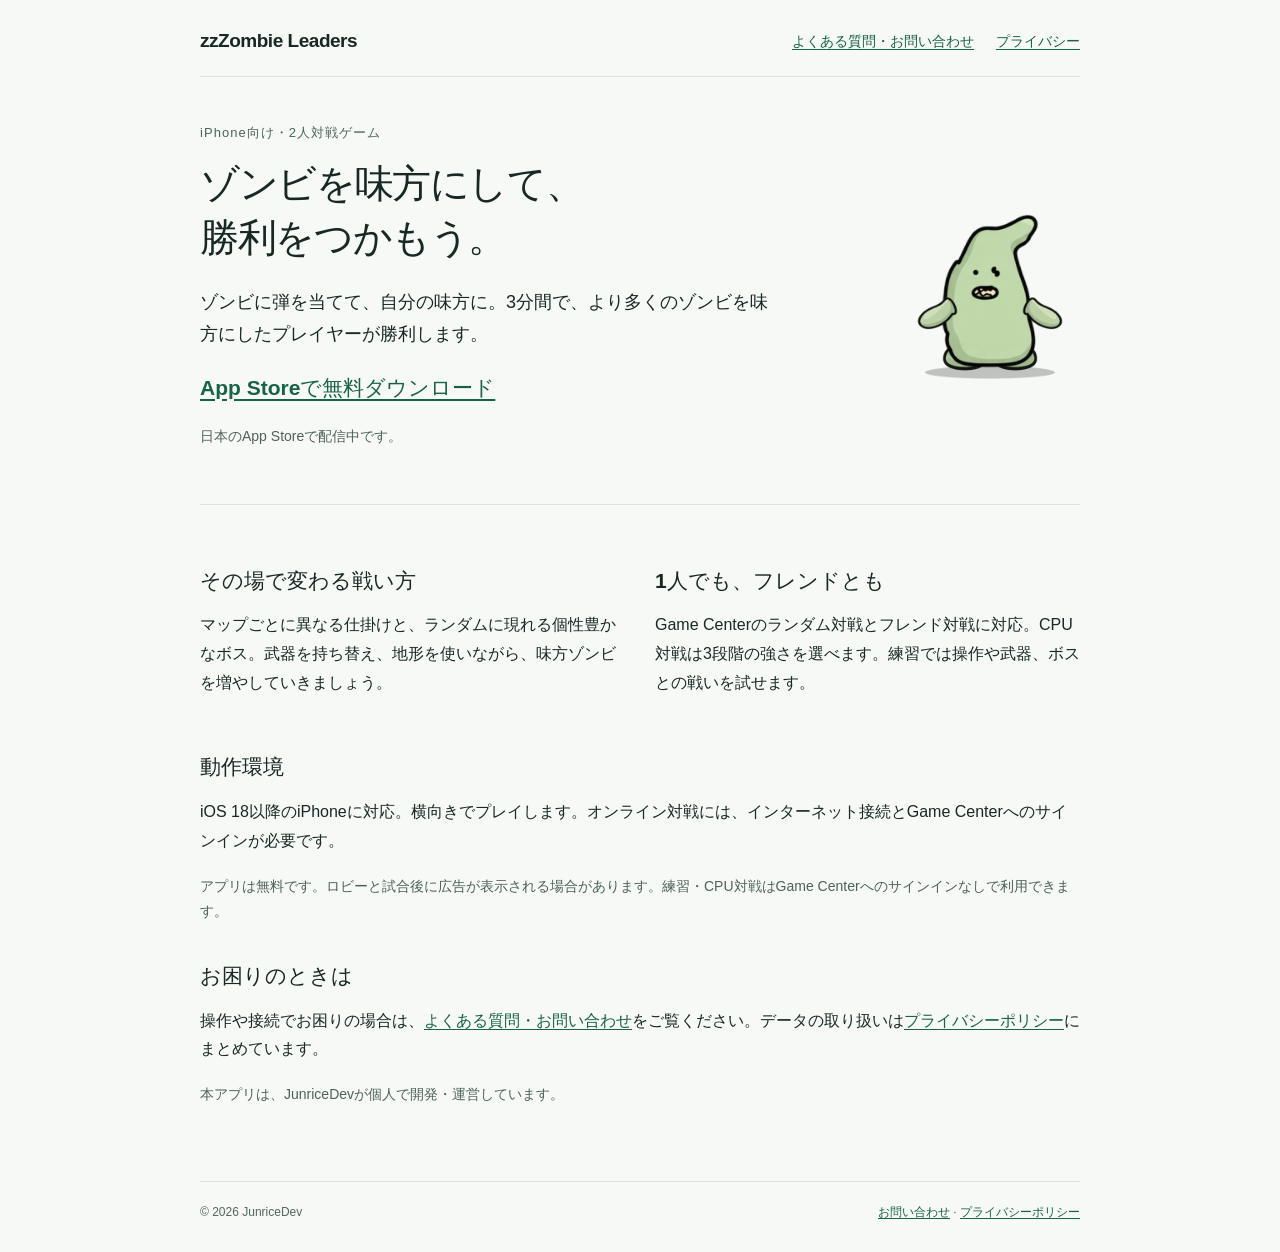
<file: index.html>
<!doctype html>
<html lang="ja"><head><meta charset="utf-8"><meta name="viewport" content="width=device-width, initial-scale=1"><meta name="description" content="zzZombie Leadersは、ゾンビを味方にして競うiPhone向けの2人対戦ゲームです。サポートとプライバシー情報をご案内します。"><meta http-equiv="Content-Security-Policy" content="default-src 'none'; img-src 'self'; style-src 'self'; base-uri 'none'; form-action 'none'"><title>zzZombie Leaders</title><link rel="stylesheet" href="site.css"><link rel="icon" href="assets/zombie.png" type="image/png"></head>
<body><a class="skip" href="#main">本文へ</a><header><a class="brand" href="./">zzZombie Leaders</a><nav aria-label="メインナビゲーション"><a href="support/">よくある質問・お問い合わせ</a><a href="privacy/">プライバシー</a></nav></header>
<main id="main"><div class="hero"><div><p class="kicker">iPhone向け・2人対戦ゲーム</p><h1>ゾンビを味方にして、<br>勝利をつかもう。</h1><p class="lead">ゾンビに弾を当てて、自分の味方に。3分間で、より多くのゾンビを味方にしたプレイヤーが勝利します。</p><p class="contact"><a href="https://apps.apple.com/jp/app/zzzombie-leaders/id6821562170">App Storeで無料ダウンロード</a></p><p class="note">日本のApp Storeで配信中です。</p></div><img src="assets/zombie.png" width="384" height="432" alt="緑色の通常ゾンビ"></div>
<div class="features"><section><h2>その場で変わる戦い方</h2><p>マップごとに異なる仕掛けと、ランダムに現れる個性豊かなボス。武器を持ち替え、地形を使いながら、味方ゾンビを増やしていきましょう。</p></section><section><h2>1人でも、フレンドとも</h2><p>Game Centerのランダム対戦とフレンド対戦に対応。CPU対戦は3段階の強さを選べます。練習では操作や武器、ボスとの戦いを試せます。</p></section></div>
<section><h2>動作環境</h2><p>iOS 18以降のiPhoneに対応。横向きでプレイします。オンライン対戦には、インターネット接続とGame Centerへのサインインが必要です。</p><p class="note">アプリは無料です。ロビーと試合後に広告が表示される場合があります。練習・CPU対戦はGame Centerへのサインインなしで利用できます。</p></section>
<section><h2>お困りのときは</h2><p>操作や接続でお困りの場合は、<a href="support/">よくある質問・お問い合わせ</a>をご覧ください。データの取り扱いは<a href="privacy/">プライバシーポリシー</a>にまとめています。</p><p class="note">本アプリは、JunriceDevが個人で開発・運営しています。</p></section></main>
<footer><p>© 2026 JunriceDev</p><p><a href="support/">お問い合わせ</a> · <a href="privacy/">プライバシーポリシー</a></p></footer></body></html>
</file>
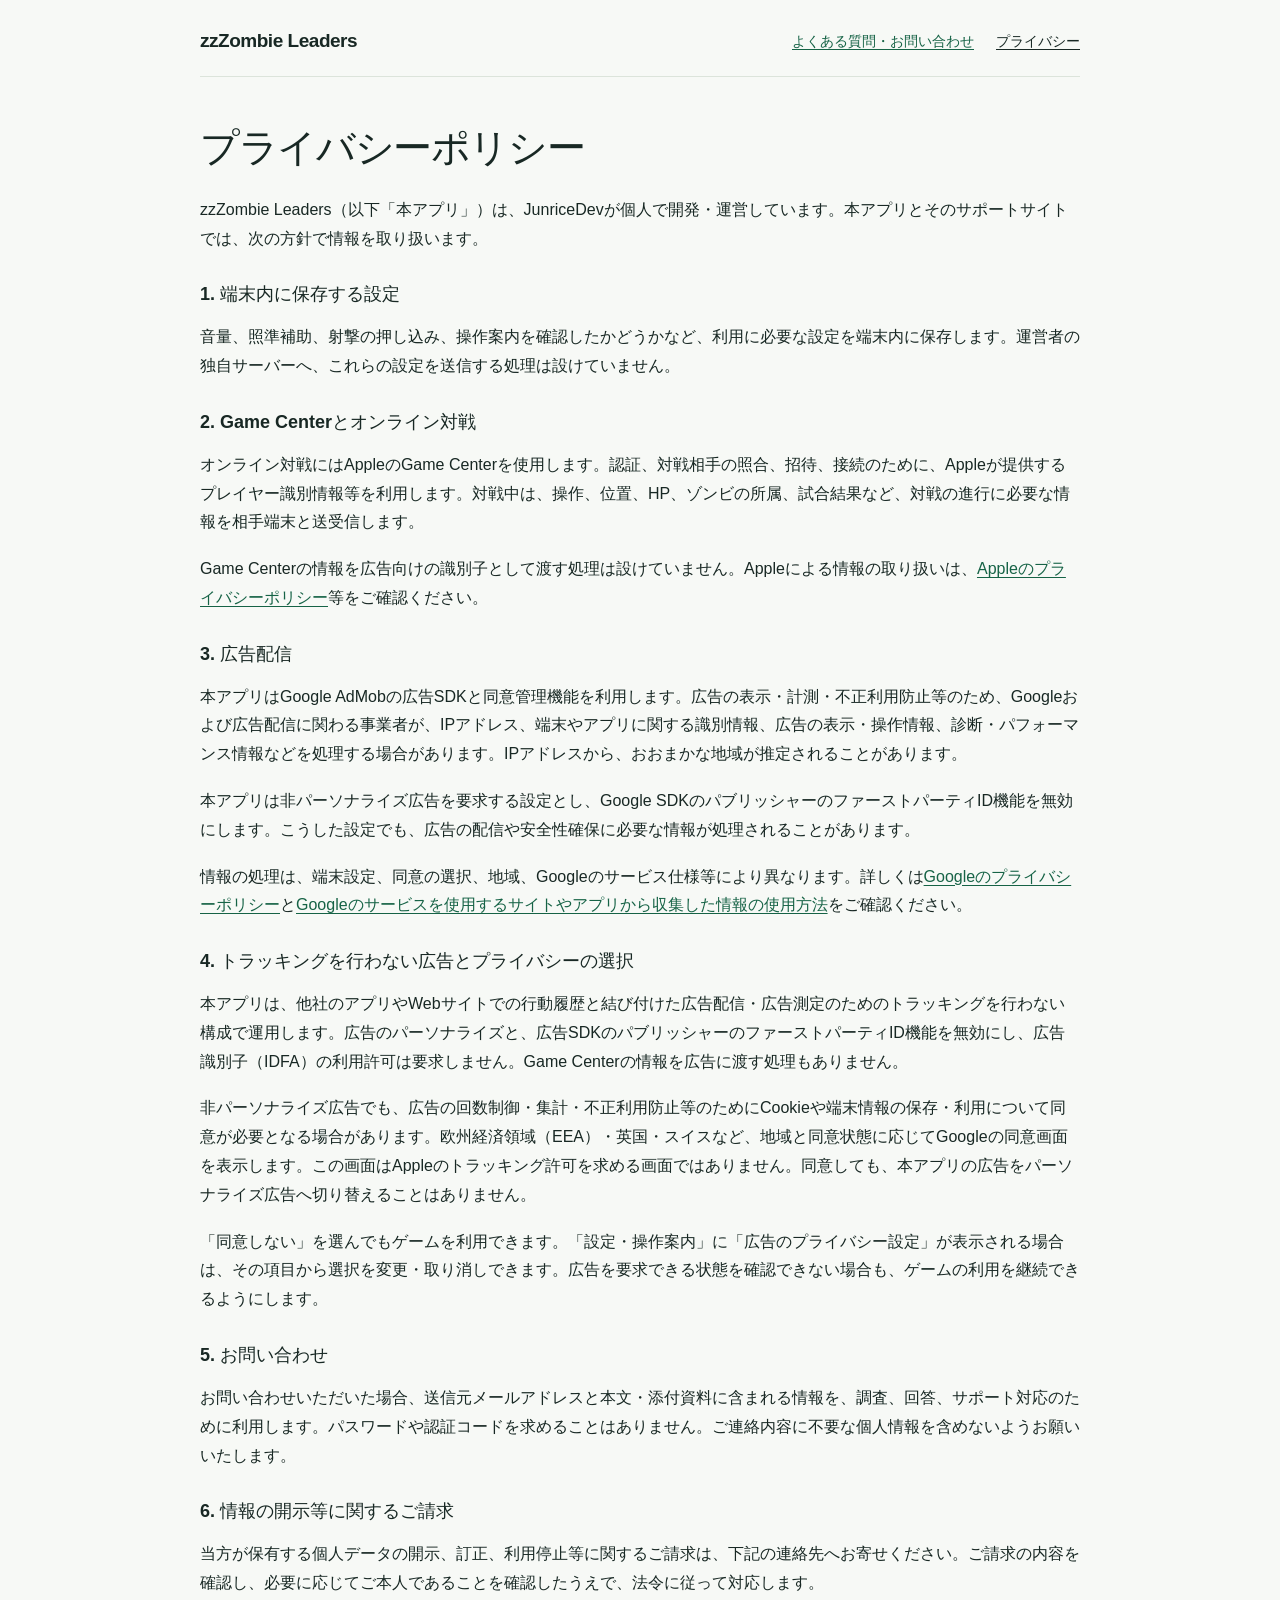
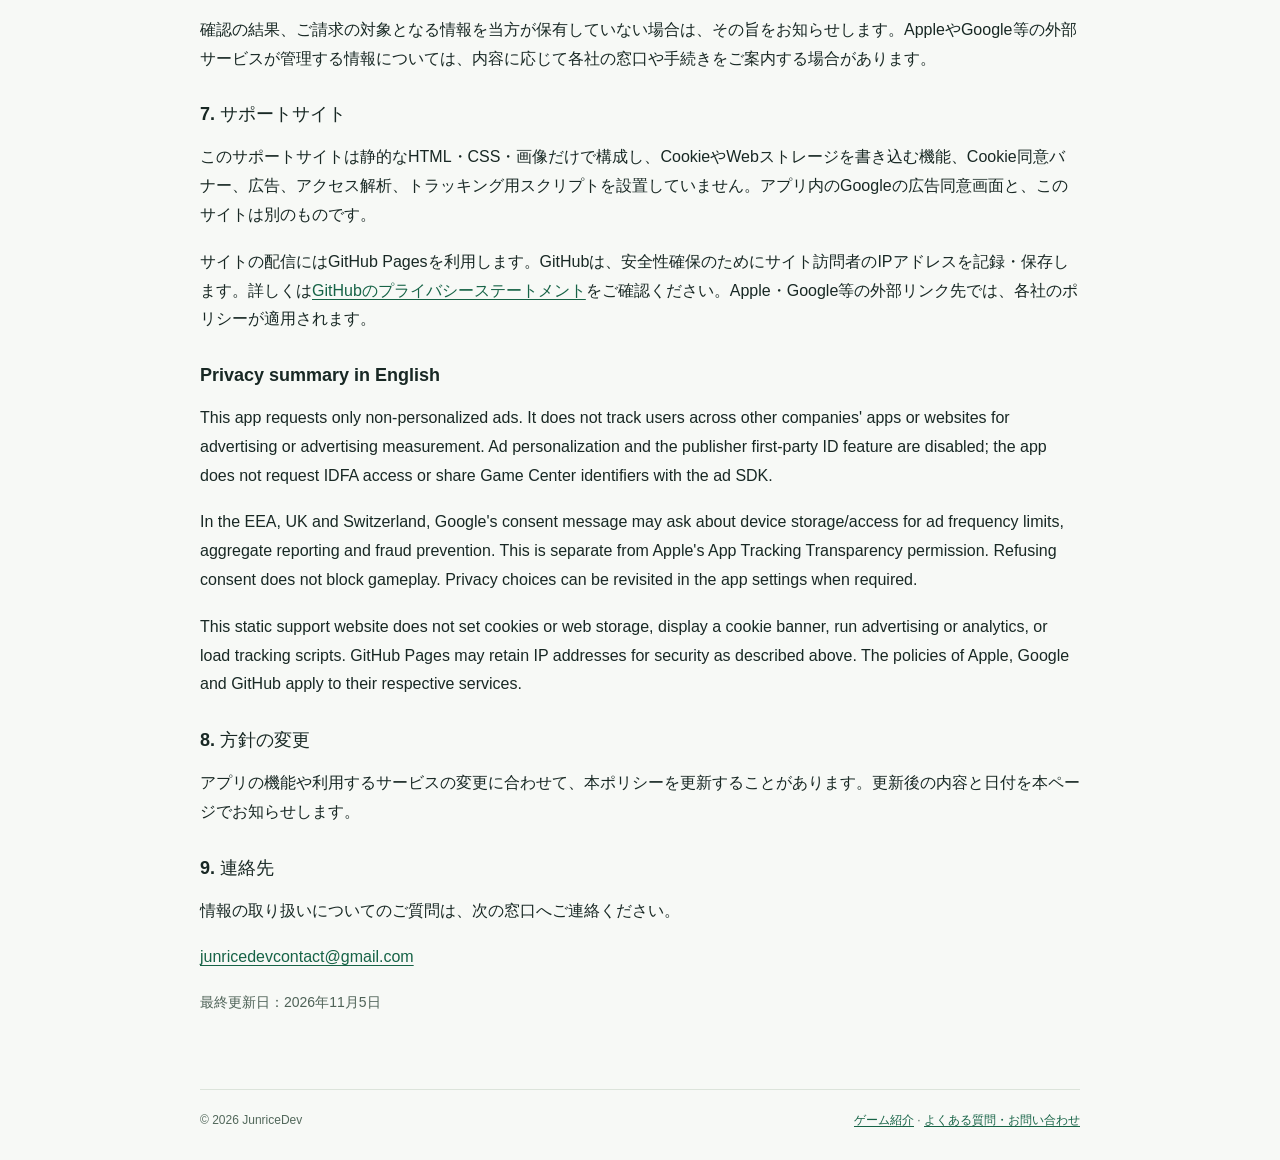
<file: privacy/index.html>
<!doctype html>
<html lang="ja"><head><meta charset="utf-8"><meta name="viewport" content="width=device-width, initial-scale=1"><meta http-equiv="Content-Security-Policy" content="default-src 'none'; img-src 'self'; style-src 'self'; base-uri 'none'; form-action 'none'"><title>プライバシーポリシー | zzZombie Leaders</title><link rel="stylesheet" href="../site.css"><link rel="icon" href="../assets/zombie.png" type="image/png"></head>
<body><a class="skip" href="#main">本文へ</a><header><a class="brand" href="../">zzZombie Leaders</a><nav aria-label="メインナビゲーション"><a href="../support/">よくある質問・お問い合わせ</a><a href="./" aria-current="page">プライバシー</a></nav></header>
<main id="main" class="policy"><h1>プライバシーポリシー</h1><p>zzZombie Leaders（以下「本アプリ」）は、JunriceDevが個人で開発・運営しています。本アプリとそのサポートサイトでは、次の方針で情報を取り扱います。</p>
<section><h2>1. 端末内に保存する設定</h2><p>音量、照準補助、射撃の押し込み、操作案内を確認したかどうかなど、利用に必要な設定を端末内に保存します。運営者の独自サーバーへ、これらの設定を送信する処理は設けていません。</p></section>
<section><h2>2. Game Centerとオンライン対戦</h2><p>オンライン対戦にはAppleのGame Centerを使用します。認証、対戦相手の照合、招待、接続のために、Appleが提供するプレイヤー識別情報等を利用します。対戦中は、操作、位置、HP、ゾンビの所属、試合結果など、対戦の進行に必要な情報を相手端末と送受信します。</p><p>Game Centerの情報を広告向けの識別子として渡す処理は設けていません。Appleによる情報の取り扱いは、<a href="https://www.apple.com/legal/privacy/">Appleのプライバシーポリシー</a>等をご確認ください。</p></section>
<section><h2>3. 広告配信</h2><p>本アプリはGoogle AdMobの広告SDKと同意管理機能を利用します。広告の表示・計測・不正利用防止等のため、Googleおよび広告配信に関わる事業者が、IPアドレス、端末やアプリに関する識別情報、広告の表示・操作情報、診断・パフォーマンス情報などを処理する場合があります。IPアドレスから、おおまかな地域が推定されることがあります。</p><p>本アプリは非パーソナライズ広告を要求する設定とし、Google SDKのパブリッシャーのファーストパーティID機能を無効にします。こうした設定でも、広告の配信や安全性確保に必要な情報が処理されることがあります。</p><p>情報の処理は、端末設定、同意の選択、地域、Googleのサービス仕様等により異なります。詳しくは<a href="https://policies.google.com/privacy?hl=ja">Googleのプライバシーポリシー</a>と<a href="https://policies.google.com/technologies/partner-sites?hl=ja">Googleのサービスを使用するサイトやアプリから収集した情報の使用方法</a>をご確認ください。</p></section>
<section><h2>4. トラッキングを行わない広告とプライバシーの選択</h2><p>本アプリは、他社のアプリやWebサイトでの行動履歴と結び付けた広告配信・広告測定のためのトラッキングを行わない構成で運用します。広告のパーソナライズと、広告SDKのパブリッシャーのファーストパーティID機能を無効にし、広告識別子（IDFA）の利用許可は要求しません。Game Centerの情報を広告に渡す処理もありません。</p><p>非パーソナライズ広告でも、広告の回数制御・集計・不正利用防止等のためにCookieや端末情報の保存・利用について同意が必要となる場合があります。欧州経済領域（EEA）・英国・スイスなど、地域と同意状態に応じてGoogleの同意画面を表示します。この画面はAppleのトラッキング許可を求める画面ではありません。同意しても、本アプリの広告をパーソナライズ広告へ切り替えることはありません。</p><p>「同意しない」を選んでもゲームを利用できます。「設定・操作案内」に「広告のプライバシー設定」が表示される場合は、その項目から選択を変更・取り消しできます。広告を要求できる状態を確認できない場合も、ゲームの利用を継続できるようにします。</p></section>
<section><h2>5. お問い合わせ</h2><p>お問い合わせいただいた場合、送信元メールアドレスと本文・添付資料に含まれる情報を、調査、回答、サポート対応のために利用します。パスワードや認証コードを求めることはありません。ご連絡内容に不要な個人情報を含めないようお願いいたします。</p></section>
<section id="requests"><h2>6. 情報の開示等に関するご請求</h2><p>当方が保有する個人データの開示、訂正、利用停止等に関するご請求は、下記の連絡先へお寄せください。ご請求の内容を確認し、必要に応じてご本人であることを確認したうえで、法令に従って対応します。</p><p>確認の結果、ご請求の対象となる情報を当方が保有していない場合は、その旨をお知らせします。AppleやGoogle等の外部サービスが管理する情報については、内容に応じて各社の窓口や手続きをご案内する場合があります。</p></section>
<section><h2>7. サポートサイト</h2><p>このサポートサイトは静的なHTML・CSS・画像だけで構成し、CookieやWebストレージを書き込む機能、Cookie同意バナー、広告、アクセス解析、トラッキング用スクリプトを設置していません。アプリ内のGoogleの広告同意画面と、このサイトは別のものです。</p><p>サイトの配信にはGitHub Pagesを利用します。GitHubは、安全性確保のためにサイト訪問者のIPアドレスを記録・保存します。詳しくは<a href="https://docs.github.com/en/site-policy/privacy-policies/github-general-privacy-statement">GitHubのプライバシーステートメント</a>をご確認ください。Apple・Google等の外部リンク先では、各社のポリシーが適用されます。</p></section>
<section lang="en"><h2>Privacy summary in English</h2><p>This app requests only non-personalized ads. It does not track users across other companies' apps or websites for advertising or advertising measurement. Ad personalization and the publisher first-party ID feature are disabled; the app does not request IDFA access or share Game Center identifiers with the ad SDK.</p><p>In the EEA, UK and Switzerland, Google's consent message may ask about device storage/access for ad frequency limits, aggregate reporting and fraud prevention. This is separate from Apple's App Tracking Transparency permission. Refusing consent does not block gameplay. Privacy choices can be revisited in the app settings when required.</p><p>This static support website does not set cookies or web storage, display a cookie banner, run advertising or analytics, or load tracking scripts. GitHub Pages may retain IP addresses for security as described above. The policies of Apple, Google and GitHub apply to their respective services.</p></section>
<section><h2>8. 方針の変更</h2><p>アプリの機能や利用するサービスの変更に合わせて、本ポリシーを更新することがあります。更新後の内容と日付を本ページでお知らせします。</p></section>
<section><h2>9. 連絡先</h2><p>情報の取り扱いについてのご質問は、次の窓口へご連絡ください。</p><p><a href="mailto:junricedevcontact@gmail.com">junricedevcontact@gmail.com</a></p><p class="note">最終更新日：2026年11月5日</p></section></main>
<footer><p>© 2026 JunriceDev</p><p><a href="../">ゲーム紹介</a> · <a href="../support/">よくある質問・お問い合わせ</a></p></footer></body></html>
</file>
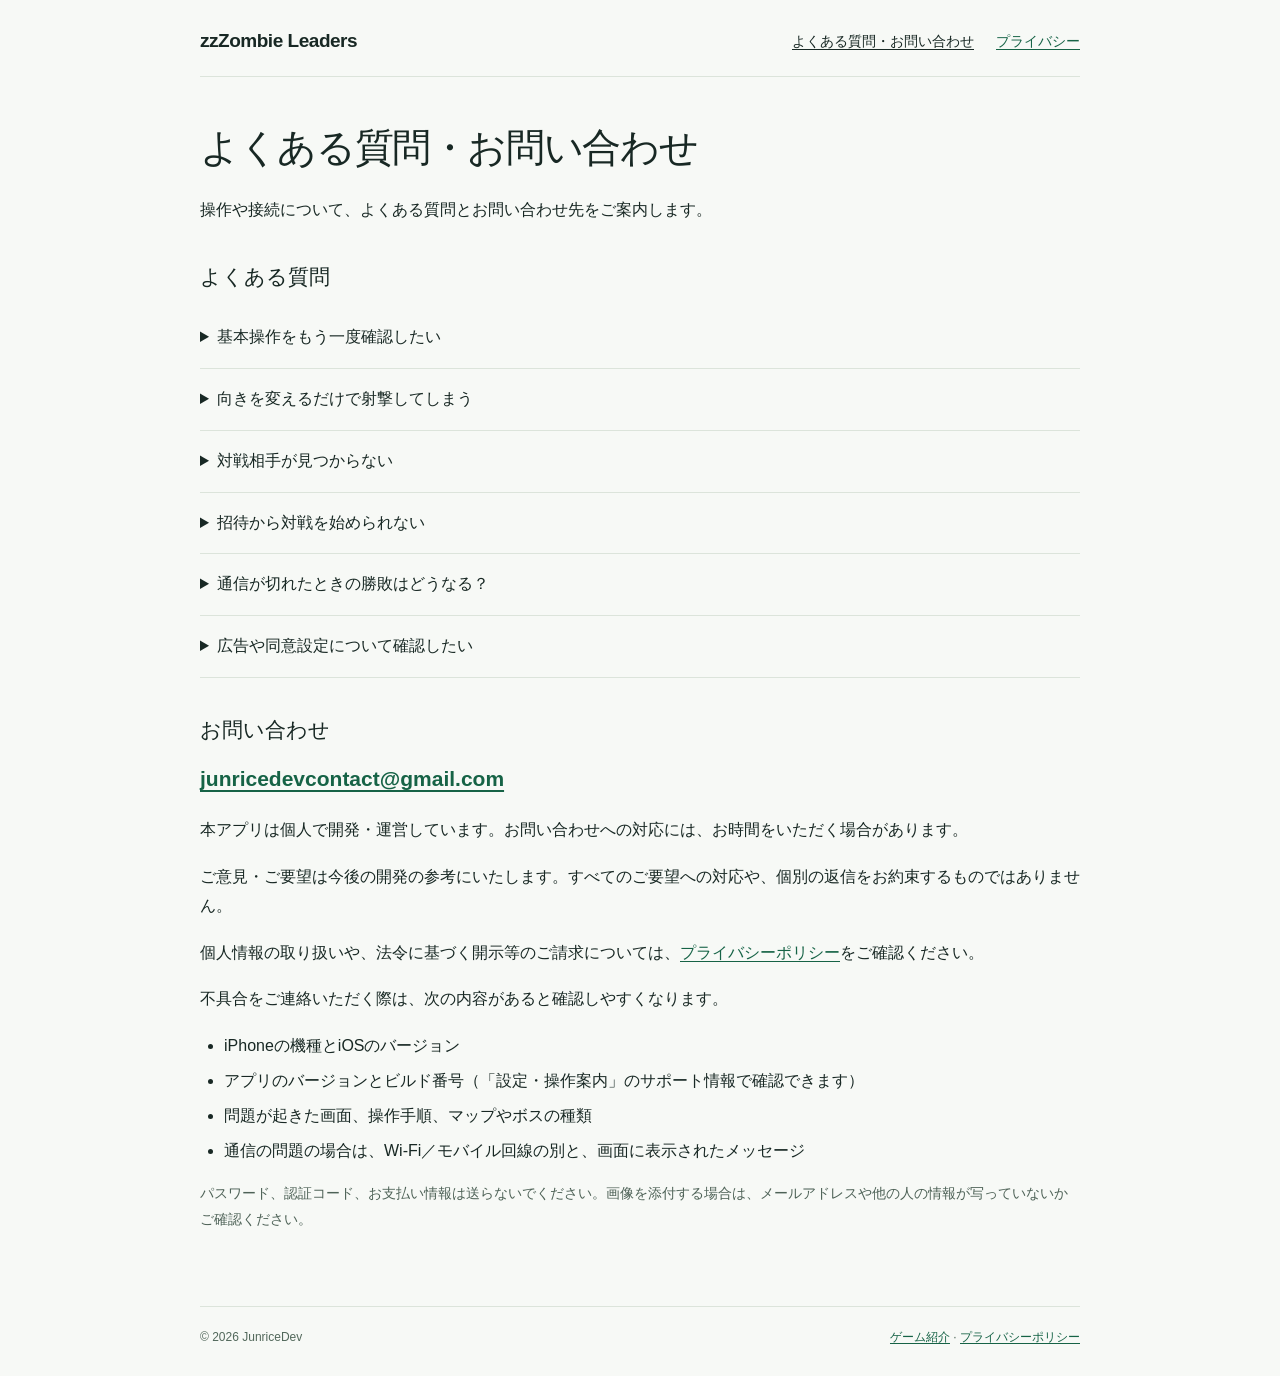
<file: support/index.html>
<!doctype html>
<html lang="ja"><head><meta charset="utf-8"><meta name="viewport" content="width=device-width, initial-scale=1"><meta http-equiv="Content-Security-Policy" content="default-src 'none'; img-src 'self'; style-src 'self'; base-uri 'none'; form-action 'none'"><title>よくある質問・お問い合わせ | zzZombie Leaders</title><link rel="stylesheet" href="../site.css"><link rel="icon" href="../assets/zombie.png" type="image/png"></head>
<body><a class="skip" href="#main">本文へ</a><header><a class="brand" href="../">zzZombie Leaders</a><nav aria-label="メインナビゲーション"><a href="./" aria-current="page">よくある質問・お問い合わせ</a><a href="../privacy/">プライバシー</a></nav></header>
<main id="main"><h1>よくある質問・お問い合わせ</h1><p>操作や接続について、よくある質問とお問い合わせ先をご案内します。</p>
<section><h2>よくある質問</h2><details><summary>基本操作をもう一度確認したい</summary><p>メイン画面の「設定・操作案内」から「操作案内をやり直す」を選んでください。左スティックで移動、右スティックで照準を調整し、深く倒すと射撃します。武器ボタンで持ち替え、Rでリロードできます。</p></details>
<details><summary>向きを変えるだけで射撃してしまう</summary><p>「設定・操作案内」の「射撃の押し込み」で、より深い設定を選んでください。設定は次回起動後も引き継ぎます。</p></details>
<details><summary>対戦相手が見つからない</summary><p>両端末がGame Centerへサインインしていることと、アプリが同じ公開版に更新されていることをご確認ください。ランダム対戦は、条件の合う相手が待機している必要があります。見つからない場合は時間をおいて再試行するか、CPU対戦をご利用ください。</p></details>
<details><summary>招待から対戦を始められない</summary><p>両方の端末でアプリを起動し、メイン画面へ戻ってから新しい招待を送ってください。古い試合の招待は使わず、フレンド対戦から再度お試しください。改善しない場合は、端末とOS、アプリのバージョンを添えてお問い合わせください。</p></details>
<details><summary>通信が切れたときの勝敗はどうなる？</summary><p>一時的な切断では復帰を待ちます。復帰できない場合は試合を中断し、確認できない勝敗は確定しません。明示的に「降参」を選んだ場合は負けになります。</p></details>
<details><summary>広告や同意設定について確認したい</summary><p>広告はロビーと正常終了した試合の後に表示される場合があります。対戦中・練習中には表示しません。本アプリは非パーソナライズ広告のみを要求し、他社のアプリやWebサイトを横断したトラッキングを行わない構成です。Googleの同意画面にCookie等の説明があるのは、広告の回数制御・集計・不正利用防止等に必要な端末情報の保存・利用について選択するためです。同意しなくてもゲームを利用できます。「設定・操作案内」に広告のプライバシー設定が表示される場合は、そこから選択を変更・取り消しできます。データの取り扱いは<a href="../privacy/">プライバシーポリシー</a>をご覧ください。</p></details></section>
<section><h2>お問い合わせ</h2><p class="contact"><a href="mailto:junricedevcontact@gmail.com">junricedevcontact@gmail.com</a></p><p>本アプリは個人で開発・運営しています。お問い合わせへの対応には、お時間をいただく場合があります。</p><p>ご意見・ご要望は今後の開発の参考にいたします。すべてのご要望への対応や、個別の返信をお約束するものではありません。</p><p>個人情報の取り扱いや、法令に基づく開示等のご請求については、<a href="../privacy/#requests">プライバシーポリシー</a>をご確認ください。</p><p>不具合をご連絡いただく際は、次の内容があると確認しやすくなります。</p><ul><li>iPhoneの機種とiOSのバージョン</li><li>アプリのバージョンとビルド番号（「設定・操作案内」のサポート情報で確認できます）</li><li>問題が起きた画面、操作手順、マップやボスの種類</li><li>通信の問題の場合は、Wi-Fi／モバイル回線の別と、画面に表示されたメッセージ</li></ul><p class="note">パスワード、認証コード、お支払い情報は送らないでください。画像を添付する場合は、メールアドレスや他の人の情報が写っていないかご確認ください。</p></section></main>
<footer><p>© 2026 JunriceDev</p><p><a href="../">ゲーム紹介</a> · <a href="../privacy/">プライバシーポリシー</a></p></footer></body></html>
</file>
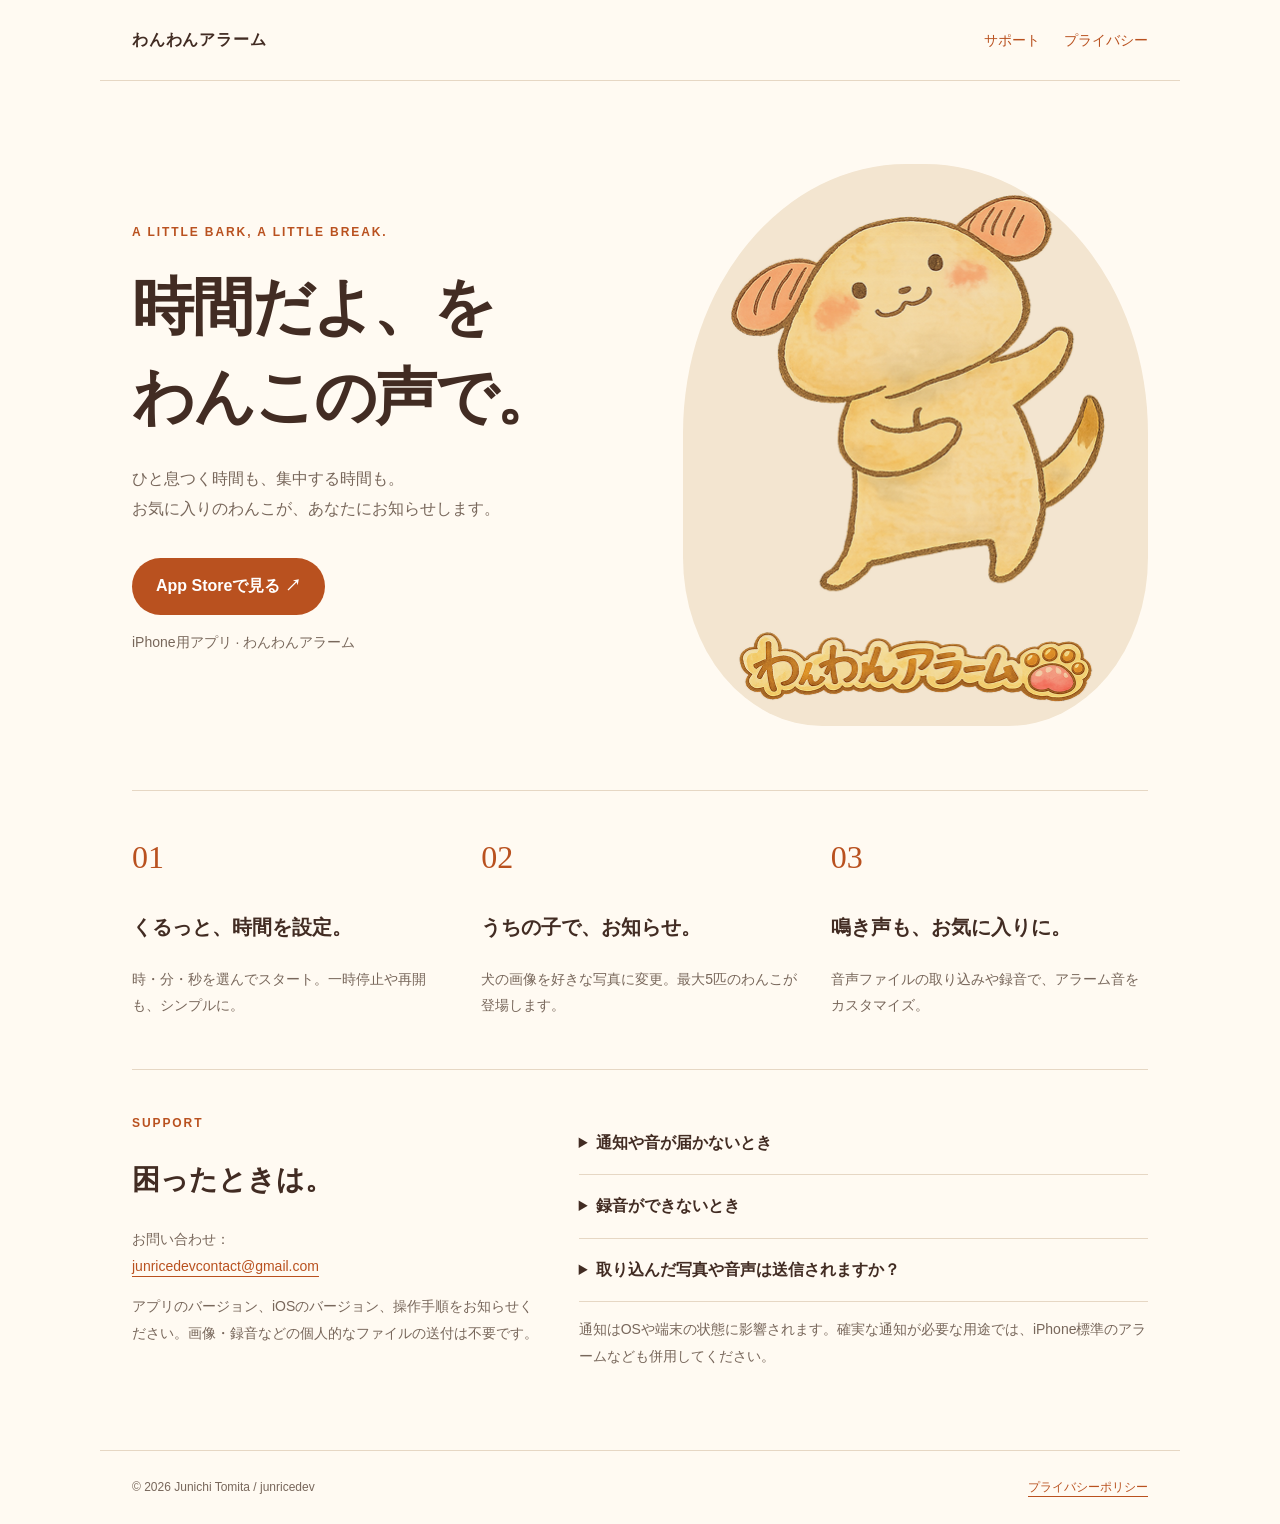
<file: wanwan-alarm/index.html>
<!doctype html><html lang="ja"><head><meta charset="utf-8"><meta http-equiv="Content-Security-Policy" content="default-src 'none'; img-src 'self'; style-src 'self'; base-uri 'none'; form-action 'none'"><meta name="referrer" content="strict-origin-when-cross-origin"><meta name="viewport" content="width=device-width,initial-scale=1"><meta name="description" content="わんこが吠えて時間をお知らせ。好きな犬の画像や鳴き声で使える、iPhone用タイマー「わんわんアラーム」の公式サポートサイトです。"><title>わんわんアラーム｜わんこと、時間を。</title><link rel="stylesheet" href="style.css"></head><body><a class="skip" href="#main">本文へ移動</a><header><a class="brand" href="./">わんわんアラーム</a><nav aria-label="メイン"><a href="#support">サポート</a><a href="privacy.html">プライバシー</a></nav></header><main id="main"><section class="hero"><div><div class="eyebrow">A LITTLE BARK, A LITTLE BREAK.</div><h1>時間だよ、を<br>わんこの声で。</h1><p class="intro">ひと息つく時間も、集中する時間も。<br>お気に入りのわんこが、あなたにお知らせします。</p><a class="button" href="https://apps.apple.com/jp/app/id6761659908">App Storeで見る ↗</a><p class="note">iPhone用アプリ · わんわんアラーム</p></div><div class="art"><img src="assets/wanko.png" alt="こちらを見つめるかわいいわんこのイラスト" width="1024" height="1024"></div></section><section class="features" aria-label="アプリの特徴"><article><span class="number">01</span><h3>くるっと、時間を設定。</h3><p>時・分・秒を選んでスタート。一時停止や再開も、シンプルに。</p></article><article><span class="number">02</span><h3>うちの子で、お知らせ。</h3><p>犬の画像を好きな写真に変更。最大5匹のわんこが登場します。</p></article><article><span class="number">03</span><h3>鳴き声も、お気に入りに。</h3><p>音声ファイルの取り込みや録音で、アラーム音をカスタマイズ。</p></article></section><section class="help" id="support"><div><div class="eyebrow">SUPPORT</div><h2>困ったときは。</h2><p class="note">お問い合わせ：<br><a href="mailto:junricedevcontact@gmail.com">junricedevcontact@gmail.com</a></p><p class="note">アプリのバージョン、iOSのバージョン、操作手順をお知らせください。画像・録音などの個人的なファイルの送付は不要です。</p></div><div><details><summary>通知や音が届かないとき</summary><p>iPhoneの「設定」から本アプリの通知許可をご確認ください。消音・集中モード・音量などの端末設定によって、通知音が届かない場合があります。アプリを閉じている間はiOSの通知でお知らせします。</p></details><details><summary>録音ができないとき</summary><p>iPhoneの「設定」から本アプリのマイク使用を許可してください。録音中は、画面を開いたままお使いください。</p></details><details><summary>取り込んだ写真や音声は送信されますか？</summary><p>取り込んだ画像・音声はアプリ専用領域に保存され、開発者のサーバーへアップロードされません。詳しくは<a href="privacy.html">プライバシーポリシー</a>をご覧ください。</p></details><p class="note">通知はOSや端末の状態に影響されます。確実な通知が必要な用途では、iPhone標準のアラームなども併用してください。</p></div></section></main><footer><span>© 2026 Junichi Tomita / junricedev</span><a href="privacy.html">プライバシーポリシー</a></footer></body></html>
</file>
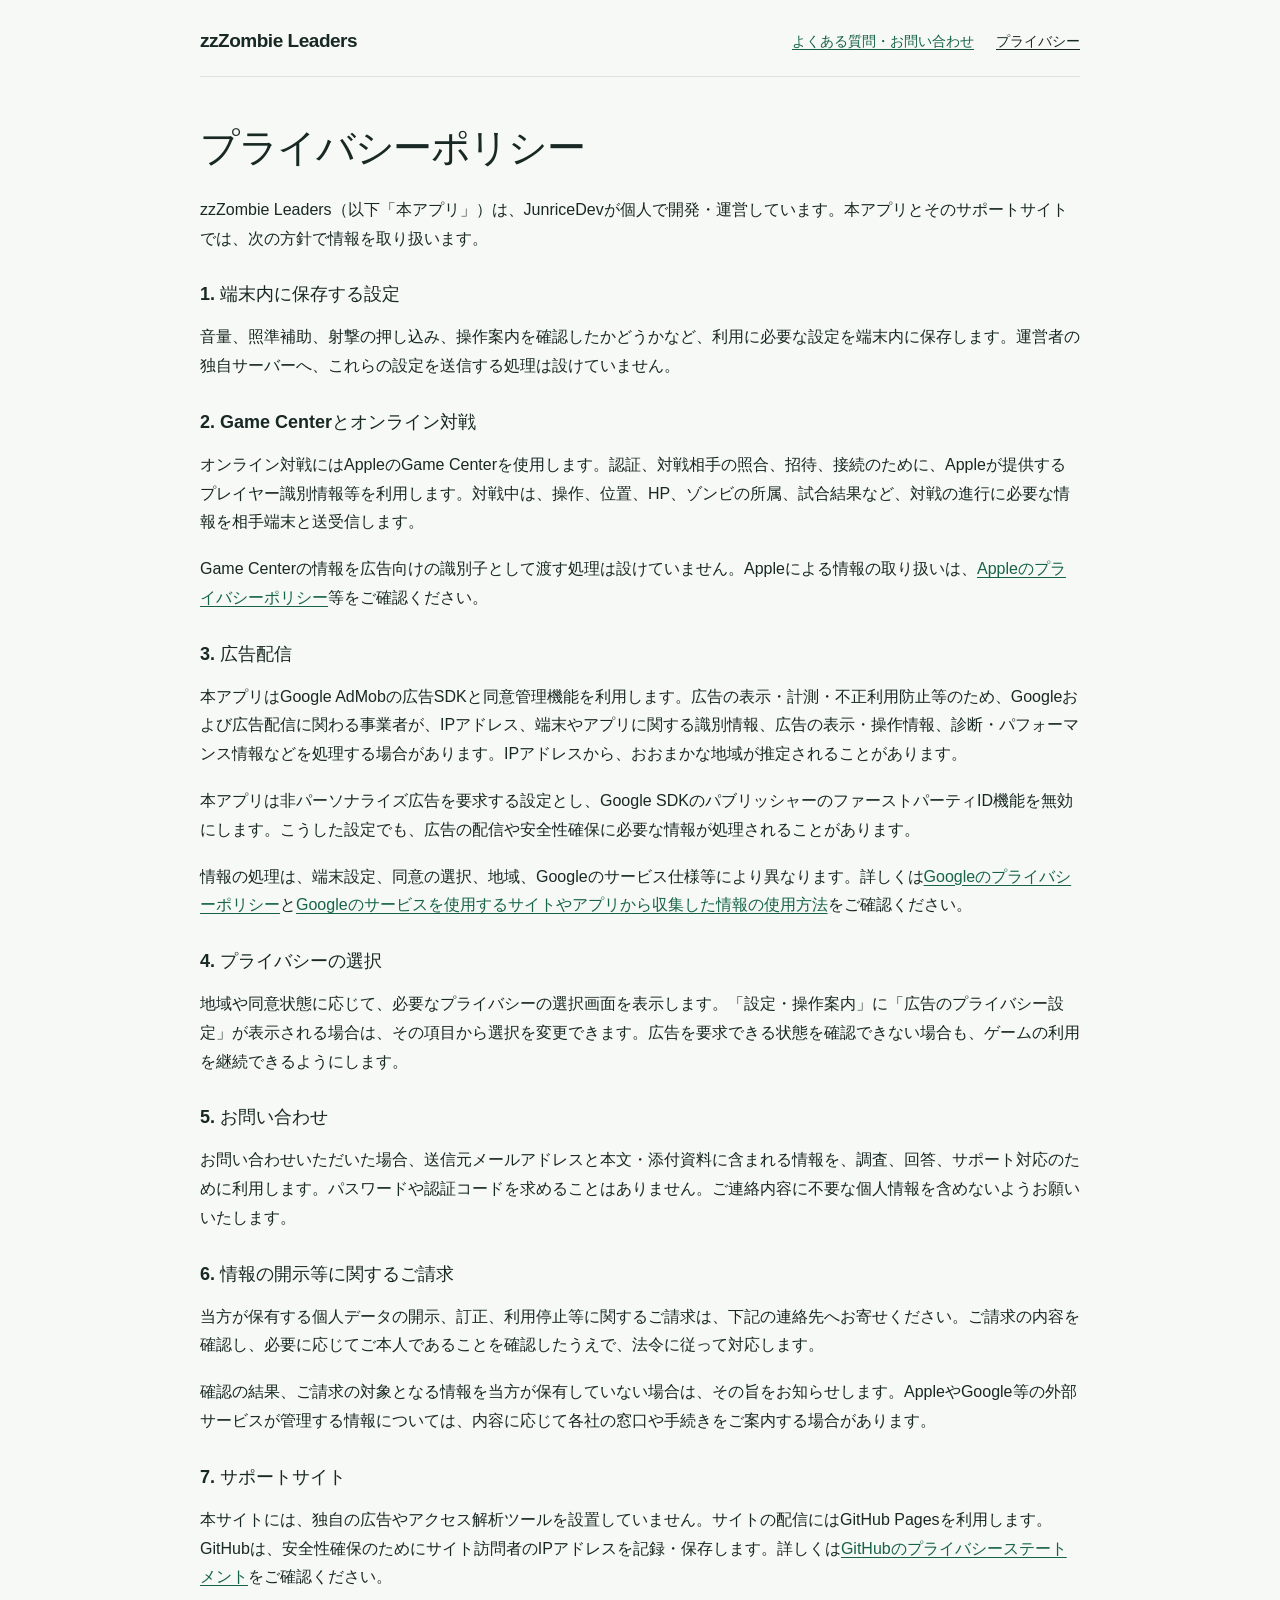
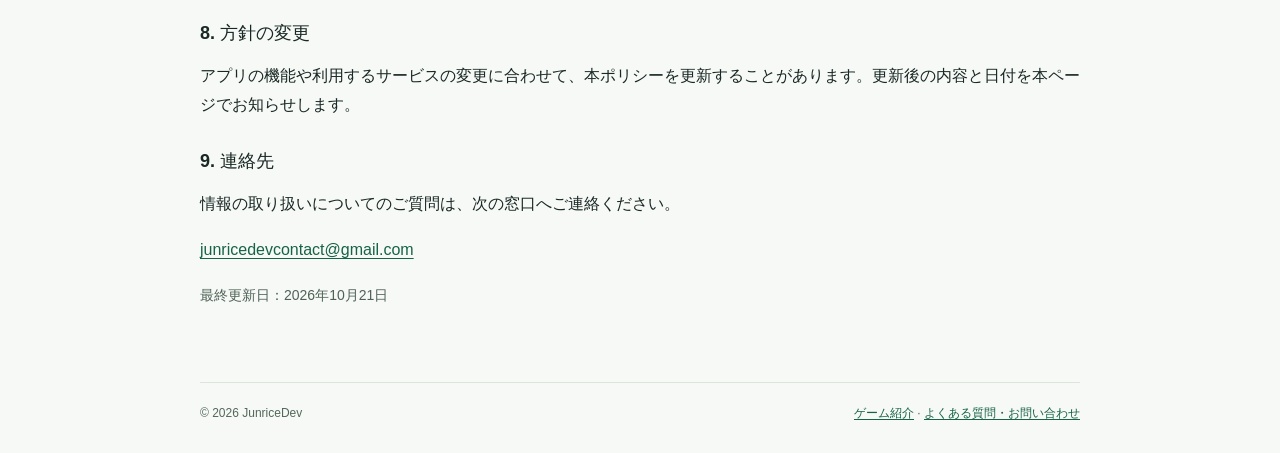
<file: privacy.html>
<!doctype html>
<html lang="ja"><head><meta charset="utf-8"><meta name="viewport" content="width=device-width, initial-scale=1"><meta http-equiv="Content-Security-Policy" content="default-src 'none'; img-src 'self'; style-src 'self'; base-uri 'none'; form-action 'none'"><title>プライバシーポリシー | zzZombie Leaders</title><link rel="stylesheet" href="../site.css"><link rel="icon" href="../assets/zombie.png" type="image/png"></head>
<body><a class="skip" href="#main">本文へ</a><header><a class="brand" href="../">zzZombie Leaders</a><nav aria-label="メインナビゲーション"><a href="../support/">よくある質問・お問い合わせ</a><a href="./" aria-current="page">プライバシー</a></nav></header>
<main id="main" class="policy"><h1>プライバシーポリシー</h1><p>zzZombie Leaders（以下「本アプリ」）は、JunriceDevが個人で開発・運営しています。本アプリとそのサポートサイトでは、次の方針で情報を取り扱います。</p>
<section><h2>1. 端末内に保存する設定</h2><p>音量、照準補助、射撃の押し込み、操作案内を確認したかどうかなど、利用に必要な設定を端末内に保存します。運営者の独自サーバーへ、これらの設定を送信する処理は設けていません。</p></section>
<section><h2>2. Game Centerとオンライン対戦</h2><p>オンライン対戦にはAppleのGame Centerを使用します。認証、対戦相手の照合、招待、接続のために、Appleが提供するプレイヤー識別情報等を利用します。対戦中は、操作、位置、HP、ゾンビの所属、試合結果など、対戦の進行に必要な情報を相手端末と送受信します。</p><p>Game Centerの情報を広告向けの識別子として渡す処理は設けていません。Appleによる情報の取り扱いは、<a href="https://www.apple.com/legal/privacy/">Appleのプライバシーポリシー</a>等をご確認ください。</p></section>
<section><h2>3. 広告配信</h2><p>本アプリはGoogle AdMobの広告SDKと同意管理機能を利用します。広告の表示・計測・不正利用防止等のため、Googleおよび広告配信に関わる事業者が、IPアドレス、端末やアプリに関する識別情報、広告の表示・操作情報、診断・パフォーマンス情報などを処理する場合があります。IPアドレスから、おおまかな地域が推定されることがあります。</p><p>本アプリは非パーソナライズ広告を要求する設定とし、Google SDKのパブリッシャーのファーストパーティID機能を無効にします。こうした設定でも、広告の配信や安全性確保に必要な情報が処理されることがあります。</p><p>情報の処理は、端末設定、同意の選択、地域、Googleのサービス仕様等により異なります。詳しくは<a href="https://policies.google.com/privacy?hl=ja">Googleのプライバシーポリシー</a>と<a href="https://policies.google.com/technologies/partner-sites?hl=ja">Googleのサービスを使用するサイトやアプリから収集した情報の使用方法</a>をご確認ください。</p></section>
<section><h2>4. プライバシーの選択</h2><p>地域や同意状態に応じて、必要なプライバシーの選択画面を表示します。「設定・操作案内」に「広告のプライバシー設定」が表示される場合は、その項目から選択を変更できます。広告を要求できる状態を確認できない場合も、ゲームの利用を継続できるようにします。</p></section>
<section><h2>5. お問い合わせ</h2><p>お問い合わせいただいた場合、送信元メールアドレスと本文・添付資料に含まれる情報を、調査、回答、サポート対応のために利用します。パスワードや認証コードを求めることはありません。ご連絡内容に不要な個人情報を含めないようお願いいたします。</p></section>
<section id="requests"><h2>6. 情報の開示等に関するご請求</h2><p>当方が保有する個人データの開示、訂正、利用停止等に関するご請求は、下記の連絡先へお寄せください。ご請求の内容を確認し、必要に応じてご本人であることを確認したうえで、法令に従って対応します。</p><p>確認の結果、ご請求の対象となる情報を当方が保有していない場合は、その旨をお知らせします。AppleやGoogle等の外部サービスが管理する情報については、内容に応じて各社の窓口や手続きをご案内する場合があります。</p></section>
<section><h2>7. サポートサイト</h2><p>本サイトには、独自の広告やアクセス解析ツールを設置していません。サイトの配信にはGitHub Pagesを利用します。GitHubは、安全性確保のためにサイト訪問者のIPアドレスを記録・保存します。詳しくは<a href="https://docs.github.com/en/site-policy/privacy-policies/github-general-privacy-statement">GitHubのプライバシーステートメント</a>をご確認ください。</p></section>
<section><h2>8. 方針の変更</h2><p>アプリの機能や利用するサービスの変更に合わせて、本ポリシーを更新することがあります。更新後の内容と日付を本ページでお知らせします。</p></section>
<section><h2>9. 連絡先</h2><p>情報の取り扱いについてのご質問は、次の窓口へご連絡ください。</p><p><a href="mailto:junricedevcontact@gmail.com">junricedevcontact@gmail.com</a></p><p class="note">最終更新日：2026年10月21日</p></section></main>
<footer><p>© 2026 JunriceDev</p><p><a href="../">ゲーム紹介</a> · <a href="../support/">よくある質問・お問い合わせ</a></p></footer></body></html>
</file>
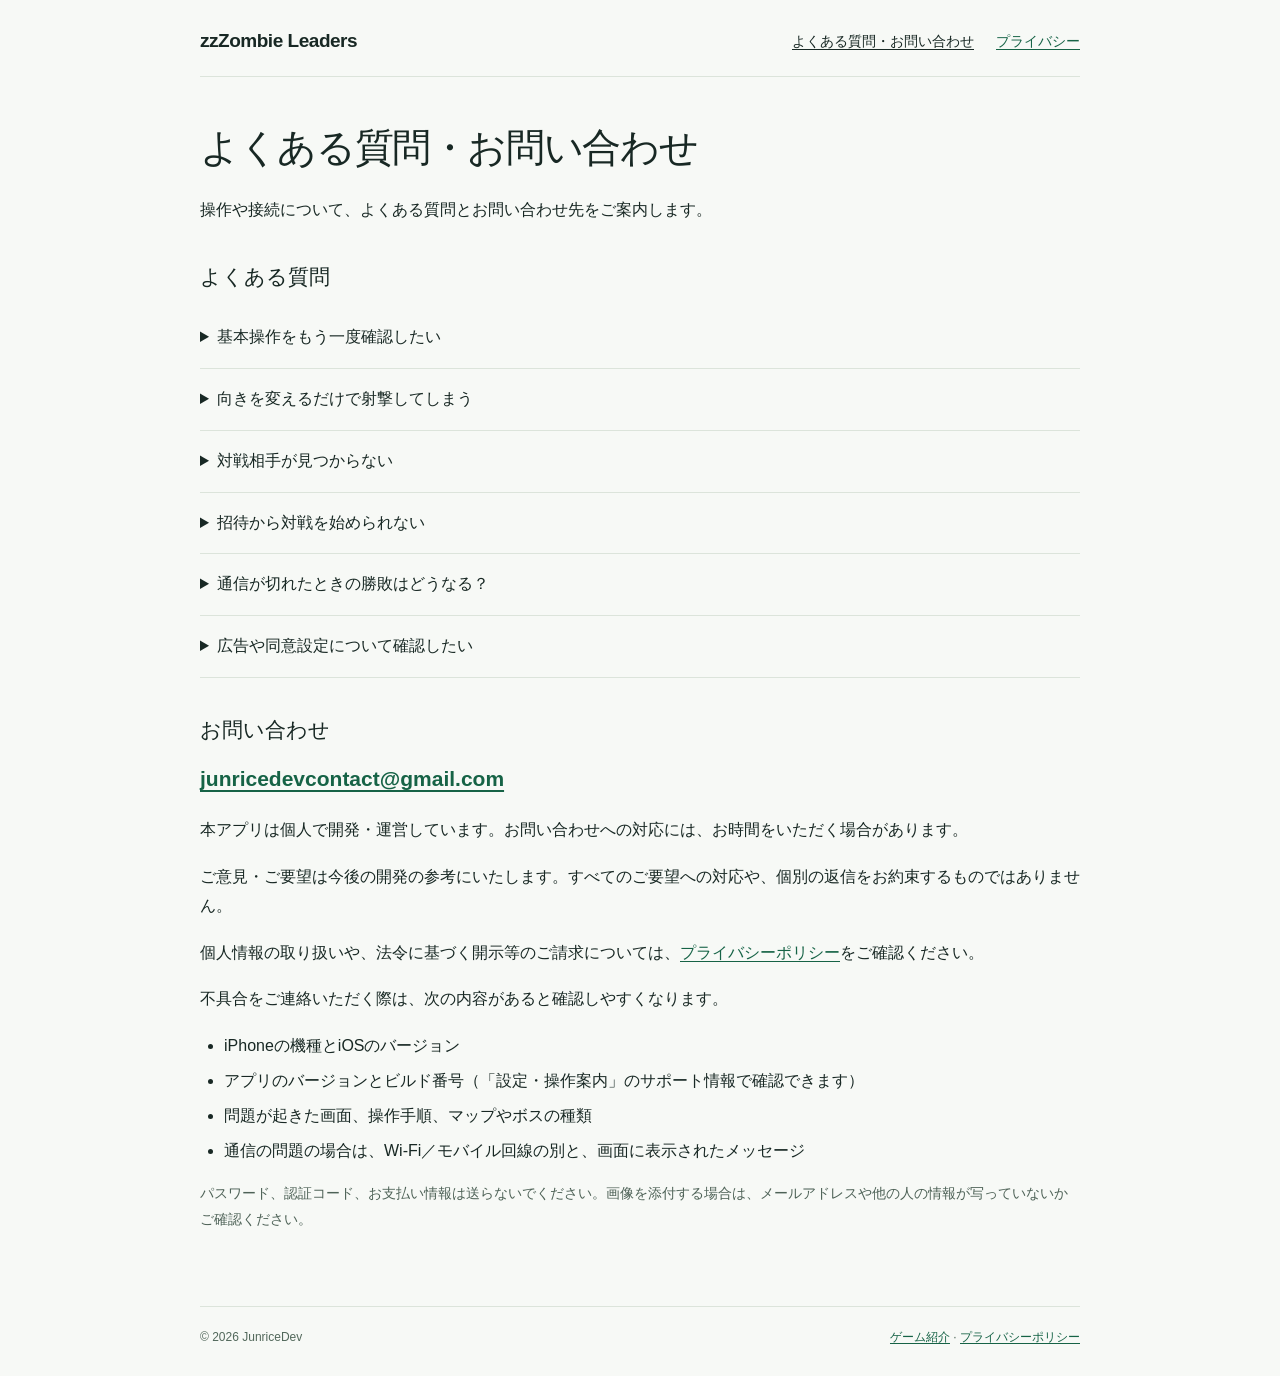
<file: support.html>
<!doctype html>
<html lang="ja"><head><meta charset="utf-8"><meta name="viewport" content="width=device-width, initial-scale=1"><meta http-equiv="Content-Security-Policy" content="default-src 'none'; img-src 'self'; style-src 'self'; base-uri 'none'; form-action 'none'"><title>よくある質問・お問い合わせ | zzZombie Leaders</title><link rel="stylesheet" href="../site.css"><link rel="icon" href="../assets/zombie.png" type="image/png"></head>
<body><a class="skip" href="#main">本文へ</a><header><a class="brand" href="../">zzZombie Leaders</a><nav aria-label="メインナビゲーション"><a href="./" aria-current="page">よくある質問・お問い合わせ</a><a href="../privacy/">プライバシー</a></nav></header>
<main id="main"><h1>よくある質問・お問い合わせ</h1><p>操作や接続について、よくある質問とお問い合わせ先をご案内します。</p>
<section><h2>よくある質問</h2><details><summary>基本操作をもう一度確認したい</summary><p>メイン画面の「設定・操作案内」から「操作案内をやり直す」を選んでください。左スティックで移動、右スティックで照準を調整し、深く倒すと射撃します。武器ボタンで持ち替え、Rでリロードできます。</p></details>
<details><summary>向きを変えるだけで射撃してしまう</summary><p>「設定・操作案内」の「射撃の押し込み」で、より深い設定を選んでください。設定は次回起動後も引き継ぎます。</p></details>
<details><summary>対戦相手が見つからない</summary><p>両端末がGame Centerへサインインしていることと、アプリが同じ公開版に更新されていることをご確認ください。ランダム対戦は、条件の合う相手が待機している必要があります。見つからない場合は時間をおいて再試行するか、CPU対戦をご利用ください。</p></details>
<details><summary>招待から対戦を始められない</summary><p>両方の端末でアプリを起動し、メイン画面へ戻ってから新しい招待を送ってください。古い試合の招待は使わず、フレンド対戦から再度お試しください。改善しない場合は、端末とOS、アプリのバージョンを添えてお問い合わせください。</p></details>
<details><summary>通信が切れたときの勝敗はどうなる？</summary><p>一時的な切断では復帰を待ちます。復帰できない場合は試合を中断し、確認できない勝敗は確定しません。明示的に「降参」を選んだ場合は負けになります。</p></details>
<details><summary>広告や同意設定について確認したい</summary><p>広告はロビーと正常終了した試合の後に表示される場合があります。対戦中・練習中には表示しません。「設定・操作案内」に広告のプライバシー設定が表示される場合は、そこから選択を変更できます。データの取り扱いは<a href="../privacy/">プライバシーポリシー</a>をご覧ください。</p></details></section>
<section><h2>お問い合わせ</h2><p class="contact"><a href="mailto:junricedevcontact@gmail.com">junricedevcontact@gmail.com</a></p><p>本アプリは個人で開発・運営しています。お問い合わせへの対応には、お時間をいただく場合があります。</p><p>ご意見・ご要望は今後の開発の参考にいたします。すべてのご要望への対応や、個別の返信をお約束するものではありません。</p><p>個人情報の取り扱いや、法令に基づく開示等のご請求については、<a href="../privacy/#requests">プライバシーポリシー</a>をご確認ください。</p><p>不具合をご連絡いただく際は、次の内容があると確認しやすくなります。</p><ul><li>iPhoneの機種とiOSのバージョン</li><li>アプリのバージョンとビルド番号（「設定・操作案内」のサポート情報で確認できます）</li><li>問題が起きた画面、操作手順、マップやボスの種類</li><li>通信の問題の場合は、Wi-Fi／モバイル回線の別と、画面に表示されたメッセージ</li></ul><p class="note">パスワード、認証コード、お支払い情報は送らないでください。画像を添付する場合は、メールアドレスや他の人の情報が写っていないかご確認ください。</p></section></main>
<footer><p>© 2026 JunriceDev</p><p><a href="../">ゲーム紹介</a> · <a href="../privacy/">プライバシーポリシー</a></p></footer></body></html>
</file>
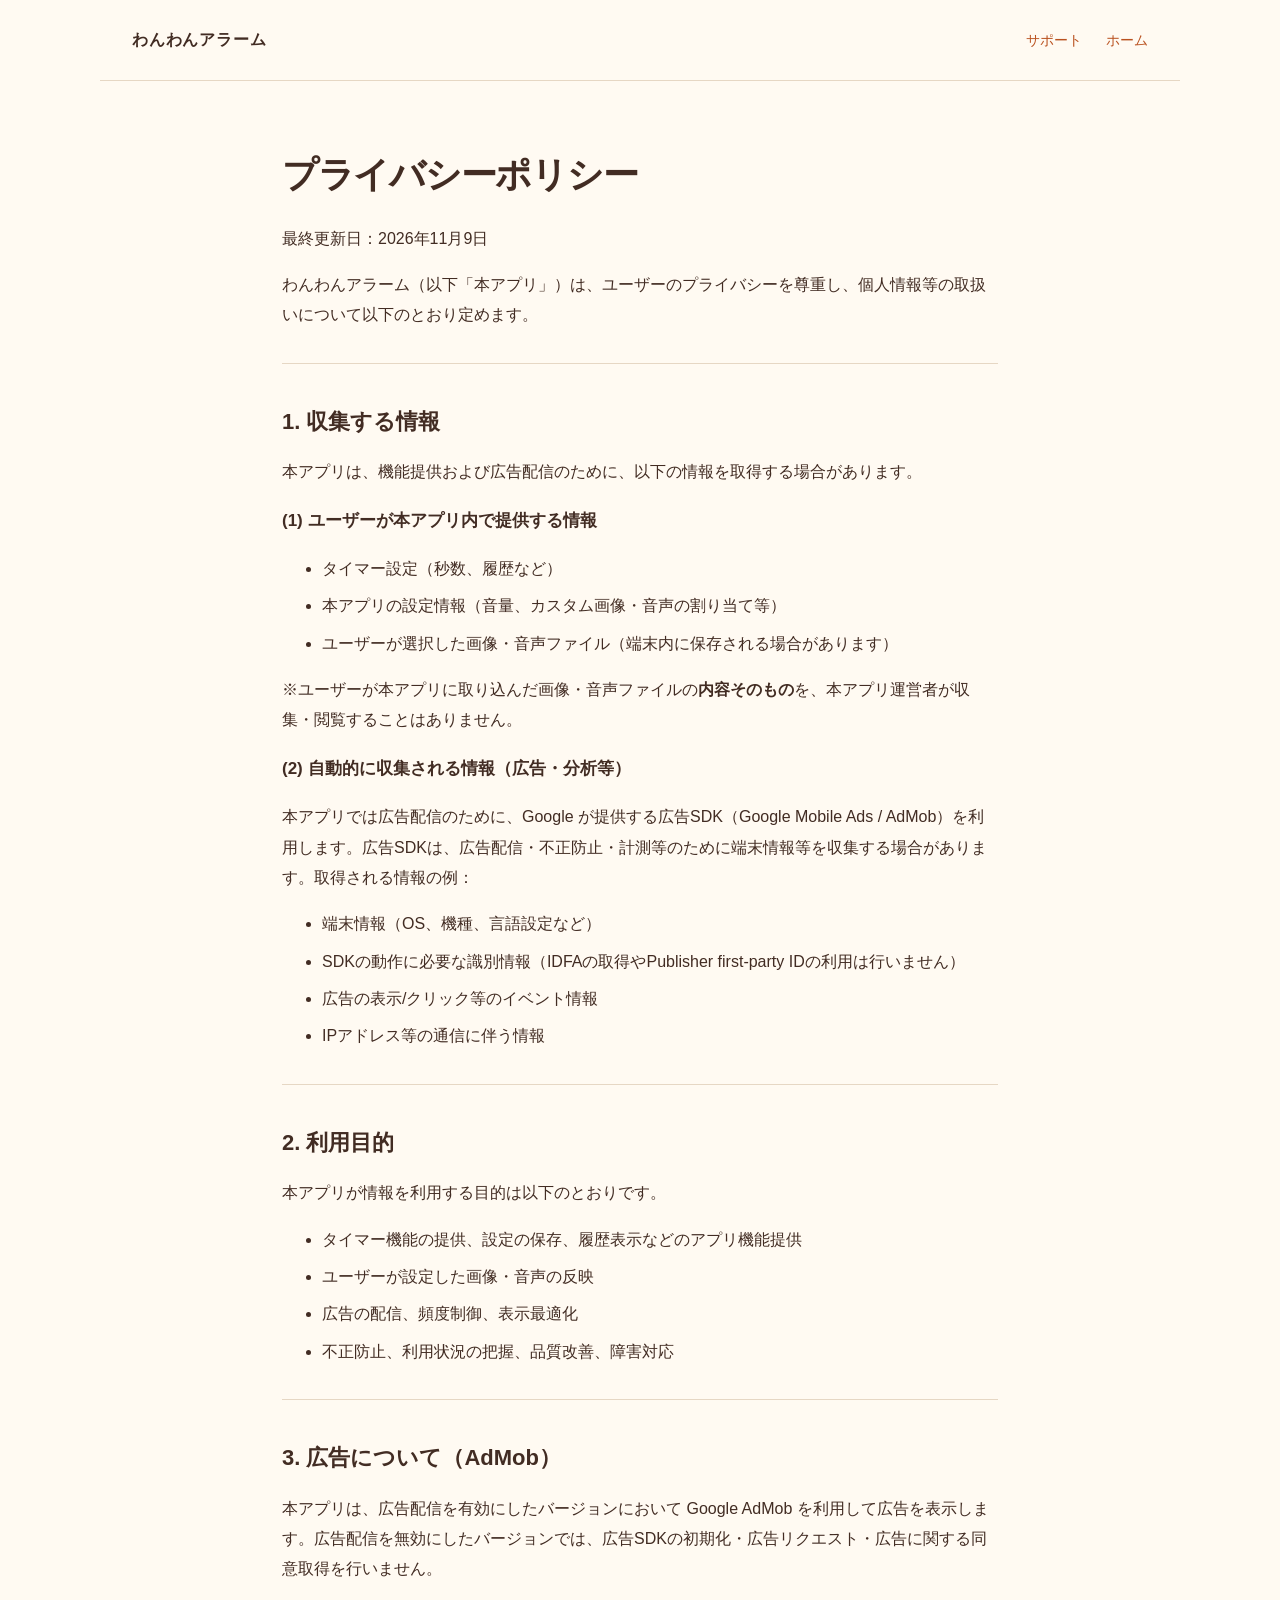
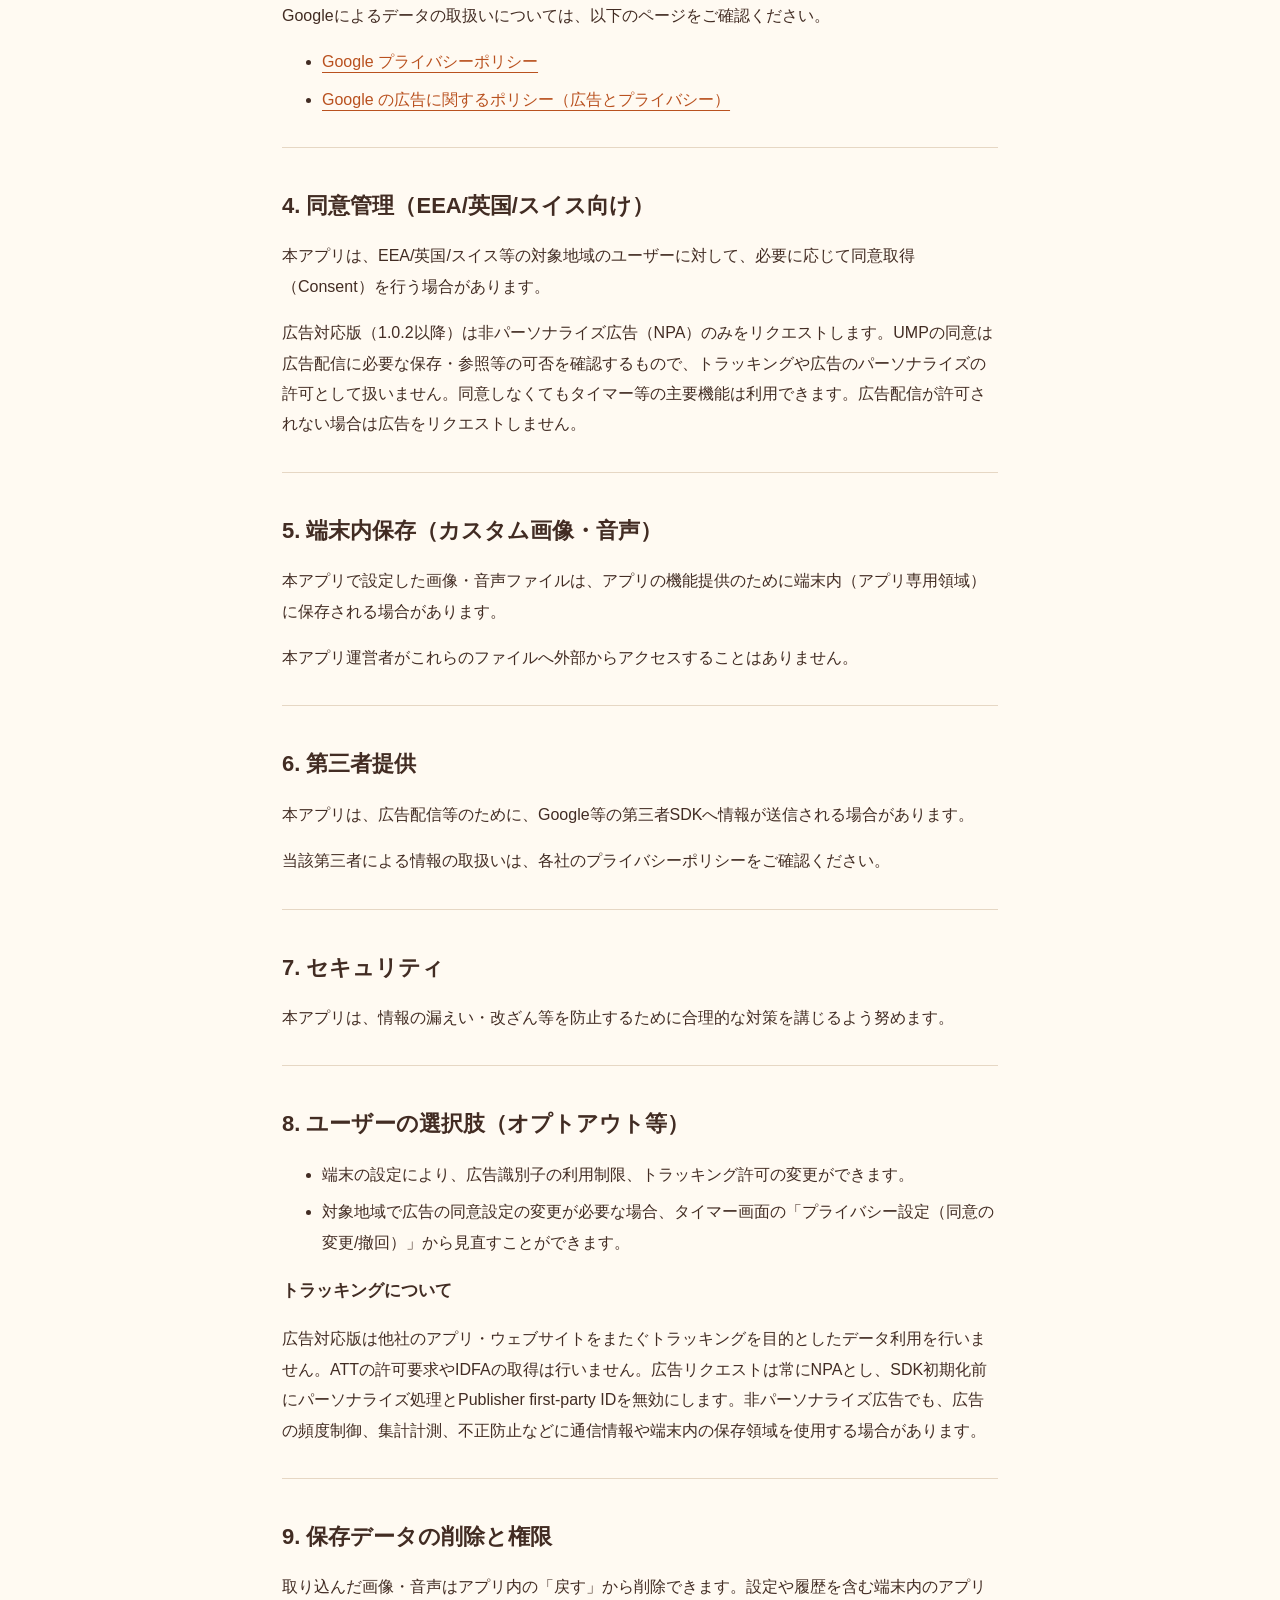
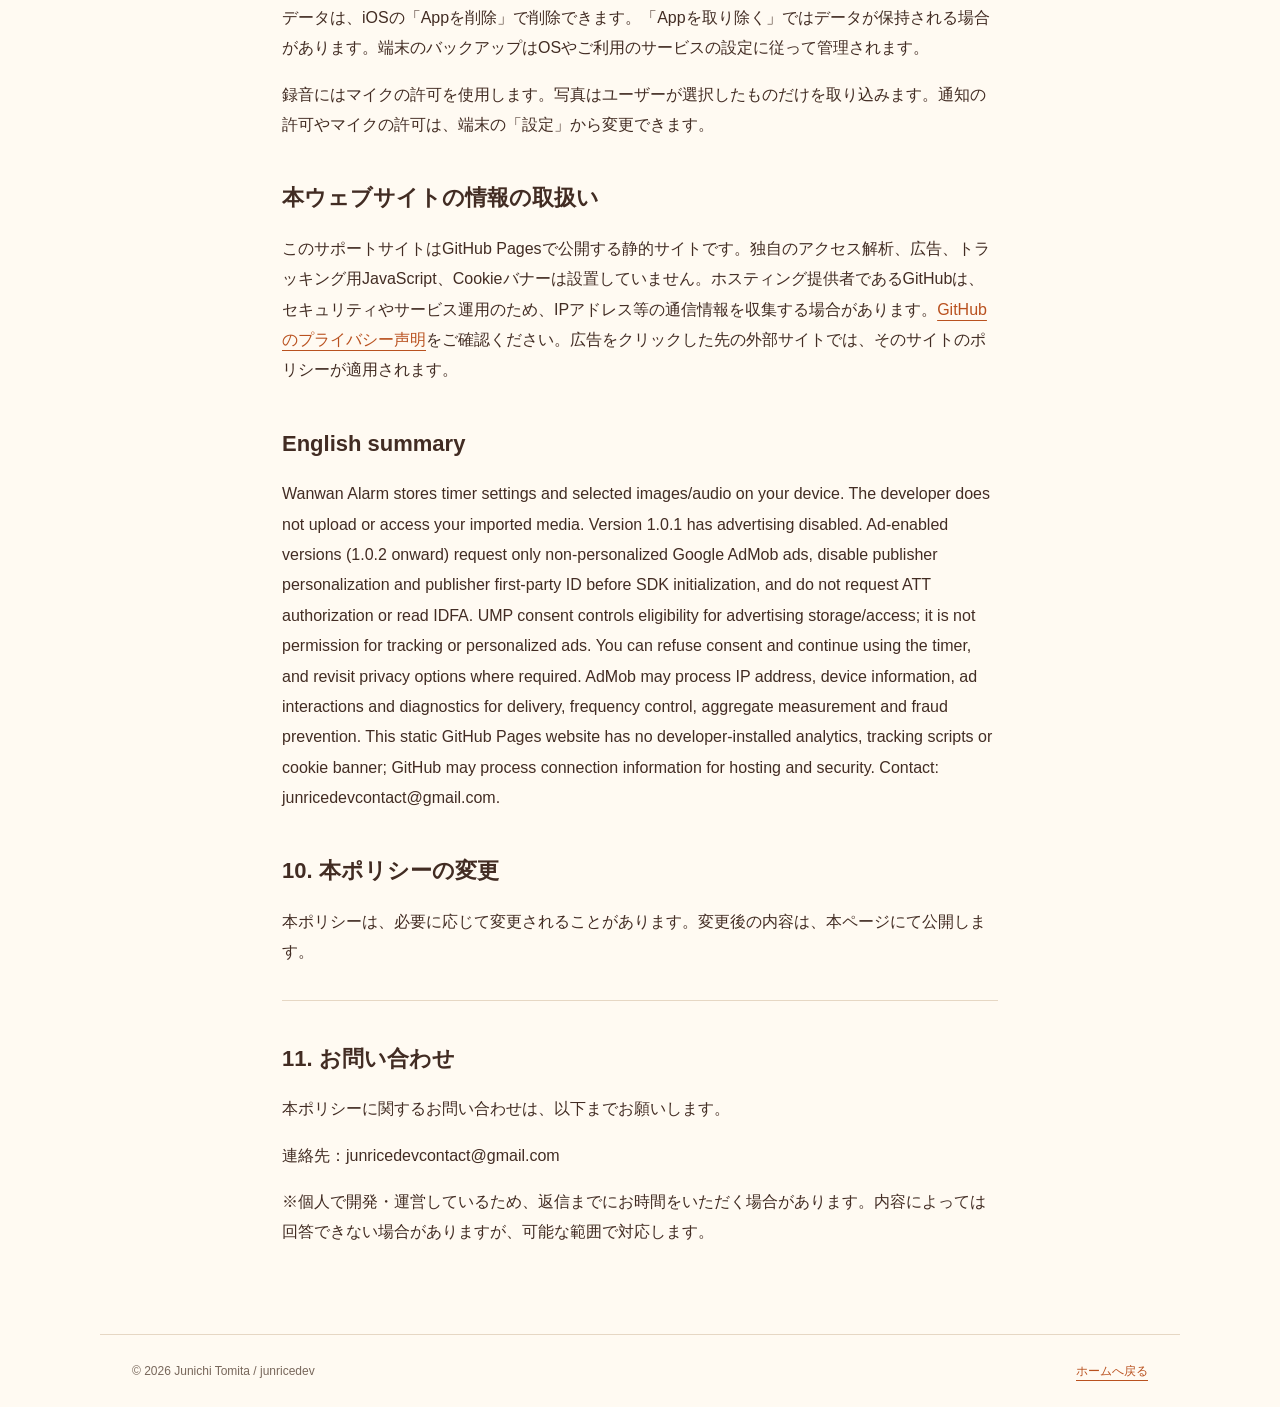
<file: wanwan-alarm/privacy.html>
<!doctype html><html lang="ja"><head><meta charset="utf-8"><meta http-equiv="Content-Security-Policy" content="default-src 'none'; img-src 'self'; style-src 'self'; base-uri 'none'; form-action 'none'"><meta name="referrer" content="strict-origin-when-cross-origin"><meta name="viewport" content="width=device-width,initial-scale=1"><title>プライバシーポリシー｜わんわんアラーム</title><link rel="stylesheet" href="style.css"></head><body><header><a class="brand" href="./">わんわんアラーム</a><nav><a href="./#support">サポート</a><a href="./">ホーム</a></nav></header><main class="legal"><h1><strong>プライバシーポリシー</strong></h1><p>最終更新日：2026年11月9日</p><p>わんわんアラーム（以下「本アプリ」）は、ユーザーのプライバシーを尊重し、個人情報等の取扱いについて以下のとおり定めます。</p><hr><h2><strong>1. 収集する情報</strong></h2><p>本アプリは、機能提供および広告配信のために、以下の情報を取得する場合があります。</p><h3><strong>(1) ユーザーが本アプリ内で提供する情報</strong></h3><ul><li>タイマー設定（秒数、履歴など）  </li><li>本アプリの設定情報（音量、カスタム画像・音声の割り当て等）  </li><li>ユーザーが選択した画像・音声ファイル（端末内に保存される場合があります）</li></ul><p>※ユーザーが本アプリに取り込んだ画像・音声ファイルの<strong>内容そのもの</strong>を、本アプリ運営者が収集・閲覧することはありません。</p><h3><strong>(2) 自動的に収集される情報（広告・分析等）</strong></h3><p>本アプリでは広告配信のために、Google が提供する広告SDK（Google Mobile Ads / AdMob）を利用します。広告SDKは、広告配信・不正防止・計測等のために端末情報等を収集する場合があります。取得される情報の例：</p><ul><li>端末情報（OS、機種、言語設定など）  </li><li>SDKの動作に必要な識別情報（IDFAの取得やPublisher first-party IDの利用は行いません）  </li><li>広告の表示/クリック等のイベント情報  </li><li>IPアドレス等の通信に伴う情報</li></ul><hr><h2><strong>2. 利用目的</strong></h2><p>本アプリが情報を利用する目的は以下のとおりです。</p><ul><li>タイマー機能の提供、設定の保存、履歴表示などのアプリ機能提供  </li><li>ユーザーが設定した画像・音声の反映  </li><li>広告の配信、頻度制御、表示最適化  </li><li>不正防止、利用状況の把握、品質改善、障害対応</li></ul><hr><h2><strong>3. 広告について（AdMob）</strong></h2><p>本アプリは、広告配信を有効にしたバージョンにおいて Google AdMob を利用して広告を表示します。広告配信を無効にしたバージョンでは、広告SDKの初期化・広告リクエスト・広告に関する同意取得を行いません。</p><p>Googleによるデータの取扱いについては、以下のページをご確認ください。</p><ul><li><a href="https://policies.google.com/privacy?hl=ja">Google プライバシーポリシー</a>  </li><li><a href="https://policies.google.com/technologies/ads?hl=ja">Google の広告に関するポリシー（広告とプライバシー）</a></li></ul><hr><h2><strong>4. 同意管理（EEA/英国/スイス向け）</strong></h2><p>本アプリは、EEA/英国/スイス等の対象地域のユーザーに対して、必要に応じて同意取得（Consent）を行う場合があります。</p><p>広告対応版（1.0.2以降）は非パーソナライズ広告（NPA）のみをリクエストします。UMPの同意は広告配信に必要な保存・参照等の可否を確認するもので、トラッキングや広告のパーソナライズの許可として扱いません。同意しなくてもタイマー等の主要機能は利用できます。広告配信が許可されない場合は広告をリクエストしません。</p><hr><h2><strong>5. 端末内保存（カスタム画像・音声）</strong></h2><p>本アプリで設定した画像・音声ファイルは、アプリの機能提供のために端末内（アプリ専用領域）に保存される場合があります。</p><p>本アプリ運営者がこれらのファイルへ外部からアクセスすることはありません。</p><hr><h2><strong>6. 第三者提供</strong></h2><p>本アプリは、広告配信等のために、Google等の第三者SDKへ情報が送信される場合があります。</p><p>当該第三者による情報の取扱いは、各社のプライバシーポリシーをご確認ください。</p><hr><h2><strong>7. セキュリティ</strong></h2><p>本アプリは、情報の漏えい・改ざん等を防止するために合理的な対策を講じるよう努めます。</p><hr><h2><strong>8. ユーザーの選択肢（オプトアウト等）</strong></h2><ul><li>端末の設定により、広告識別子の利用制限、トラッキング許可の変更ができます。  </li><li>対象地域で広告の同意設定の変更が必要な場合、タイマー画面の「プライバシー設定（同意の変更/撤回）」から見直すことができます。</li></ul><h3>トラッキングについて</h3><p>広告対応版は他社のアプリ・ウェブサイトをまたぐトラッキングを目的としたデータ利用を行いません。ATTの許可要求やIDFAの取得は行いません。広告リクエストは常にNPAとし、SDK初期化前にパーソナライズ処理とPublisher first-party IDを無効にします。非パーソナライズ広告でも、広告の頻度制御、集計計測、不正防止などに通信情報や端末内の保存領域を使用する場合があります。</p><hr><h2><strong>9. 保存データの削除と権限</strong></h2><p>取り込んだ画像・音声はアプリ内の「戻す」から削除できます。設定や履歴を含む端末内のアプリデータは、iOSの「Appを削除」で削除できます。「Appを取り除く」ではデータが保持される場合があります。端末のバックアップはOSやご利用のサービスの設定に従って管理されます。</p><p>録音にはマイクの許可を使用します。写真はユーザーが選択したものだけを取り込みます。通知の許可やマイクの許可は、端末の「設定」から変更できます。</p><h2>本ウェブサイトの情報の取扱い</h2><p>このサポートサイトはGitHub Pagesで公開する静的サイトです。独自のアクセス解析、広告、トラッキング用JavaScript、Cookieバナーは設置していません。ホスティング提供者であるGitHubは、セキュリティやサービス運用のため、IPアドレス等の通信情報を収集する場合があります。<a href="https://docs.github.com/en/site-policy/privacy-policies/github-general-privacy-statement">GitHubのプライバシー声明</a>をご確認ください。広告をクリックした先の外部サイトでは、そのサイトのポリシーが適用されます。</p><h2 lang="en">English summary</h2><p lang="en">Wanwan Alarm stores timer settings and selected images/audio on your device. The developer does not upload or access your imported media. Version 1.0.1 has advertising disabled. Ad-enabled versions (1.0.2 onward) request only non-personalized Google AdMob ads, disable publisher personalization and publisher first-party ID before SDK initialization, and do not request ATT authorization or read IDFA. UMP consent controls eligibility for advertising storage/access; it is not permission for tracking or personalized ads. You can refuse consent and continue using the timer, and revisit privacy options where required. AdMob may process IP address, device information, ad interactions and diagnostics for delivery, frequency control, aggregate measurement and fraud prevention. This static GitHub Pages website has no developer-installed analytics, tracking scripts or cookie banner; GitHub may process connection information for hosting and security. Contact: junricedevcontact@gmail.com.</p><h2><strong>10. 本ポリシーの変更</strong></h2><p>本ポリシーは、必要に応じて変更されることがあります。変更後の内容は、本ページにて公開します。</p><hr><h2><strong>11. お問い合わせ</strong></h2><p>本ポリシーに関するお問い合わせは、以下までお願いします。</p><p>連絡先：junricedevcontact@gmail.com</p><p>※個人で開発・運営しているため、返信までにお時間をいただく場合があります。内容によっては回答できない場合がありますが、可能な範囲で対応します。</p></main><footer><span>© 2026 Junichi Tomita / junricedev</span><a href="./">ホームへ戻る</a></footer></body></html>
</file>
<file: site.css>
:root{font-family:-apple-system,BlinkMacSystemFont,"Hiragino Kaku Gothic ProN","Noto Sans JP",sans-serif;color:#182824;background:#f7f9f6;line-height:1.8;color-scheme:light;font-synthesis:none}*{box-sizing:border-box}body{margin:0}a{color:#166346;text-underline-offset:.18em}a:hover{text-decoration-thickness:2px}a:focus-visible,summary:focus-visible{outline:3px solid #dc9b28;outline-offset:5px}a.skip{position:absolute;left:16px;top:-80px;background:white;padding:8px 16px;z-index:10}a.skip:focus{top:8px}header,main,footer{width:min(880px,calc(100% - 40px));margin:auto}header{padding:24px 0 18px;border-bottom:1px solid #dce4db;display:flex;align-items:center;justify-content:space-between;gap:16px;flex-wrap:wrap}.brand{font-weight:800;letter-spacing:-.025em;font-size:19px;color:#182824;text-decoration:none;white-space:nowrap}nav{display:flex;gap:10px 22px;flex-wrap:wrap;font-size:14px}nav a[aria-current=page]{font-weight:700;color:#182824}main{padding:44px 0 56px;min-height:60vh}h1,h2,h3,p{margin-top:0}h1{font-size:clamp(27px,4vw,39px);line-height:1.4;letter-spacing:-.035em;margin-bottom:20px}h2{font-size:21px;line-height:1.55;margin-bottom:14px}h3{font-size:17px;margin-bottom:8px}p{margin-bottom:18px}section{margin-top:36px}ul,ol{padding-left:1.5em}li{margin:6px 0}.hero{display:grid;grid-template-columns:minmax(0,1fr) 180px;align-items:center;gap:44px;margin-bottom:36px}.hero img{display:block;width:160px;max-width:100%;height:auto;margin:auto}.lead{font-size:18px;max-width:32em}.kicker{color:#4b6658;font-size:13px;letter-spacing:.08em;margin-bottom:12px}.features{padding-top:24px;border-top:1px solid #dce4db;display:grid;grid-template-columns:1fr 1fr;gap:30px;margin-top:20px}.note{font-size:14px;color:#4e6257}.contact{font-size:clamp(16px,3vw,21px);font-weight:650;overflow-wrap:anywhere}details{border-bottom:1px solid #dce4db;padding:16px 0}summary{font-weight:650;cursor:pointer;padding-right:12px}details p{margin:14px 0 2px}.policy section{margin-top:28px}.policy h2{font-size:18px}footer{border-top:1px solid #dce4db;padding:20px 0 28px;display:flex;justify-content:space-between;gap:12px 24px;flex-wrap:wrap;font-size:12px;color:#52685b}footer p{margin:0}.preview{font-size:12px;color:#66511b;background:#fff7da;text-align:center;padding:7px 16px}code{font-size:.9em;overflow-wrap:anywhere}@media(max-width:560px){header,main,footer{width:calc(100% - 32px)}header{padding-top:18px}main{padding-top:30px}.hero{grid-template-columns:minmax(0,1fr) 92px;gap:16px}.hero img{width:92px}.lead{font-size:16px}.features{grid-template-columns:1fr;gap:12px}h1{font-size:27px}nav{gap:8px 17px}section{margin-top:28px}}
@media(max-width:400px){.hero{grid-template-columns:1fr;gap:8px}.hero img{width:110px}.hero .kicker{letter-spacing:.02em}}
</file>
<file: wanwan-alarm/style.css>
:root{--paper:#fffaf2;--ink:#422c23;--muted:#78675b;--orange:#b9511f;--line:#e6d7c4;--cream:#f3e5d0}*{box-sizing:border-box}body{margin:0;background:var(--paper);color:var(--ink);font-family:-apple-system,BlinkMacSystemFont,"Hiragino Kaku Gothic ProN","Noto Sans JP",sans-serif;line-height:1.9}a{color:var(--orange);text-underline-offset:5px}a:focus-visible{outline:3px solid var(--orange);outline-offset:5px}header,main,footer{max-width:1080px;margin:auto;padding:25px 32px}header{display:flex;justify-content:space-between;align-items:center;border-bottom:1px solid var(--line);gap:20px}header a{text-decoration:none}nav{display:flex;gap:24px;font-size:14px}.brand{font-weight:800;color:var(--ink);letter-spacing:.05em}.hero{display:grid;grid-template-columns:1.1fr 1fr;gap:40px;align-items:center;padding:58px 0 64px}.eyebrow{font-size:12px;letter-spacing:.16em;color:var(--orange);font-weight:800}h1{font-size:clamp(36px,5vw,62px);line-height:1.45;letter-spacing:-.035em;margin:18px 0 22px}h2{font-size:28px;line-height:1.6}h3{font-size:20px}.intro{color:var(--muted);max-width:440px}.button{display:inline-block;padding:13px 24px;background:var(--orange);color:#fff;border-radius:100px;text-decoration:none;font-weight:700;margin-top:18px}.art{background:var(--cream);border-radius:48% 48% 30% 30%;padding:24px}.art img{width:100%;height:auto;display:block;mix-blend-mode:multiply}.features{border-top:1px solid var(--line);border-bottom:1px solid var(--line);display:grid;grid-template-columns:repeat(3,1fr);gap:32px;padding:36px 0}.number{font-family:Georgia,serif;font-size:32px;color:var(--orange)}.features p,.note{color:var(--muted);font-size:14px}.help{padding:42px 0;display:grid;grid-template-columns:1fr 1.4fr;gap:40px}.help details{border-bottom:1px solid var(--line);padding:16px 0}.help summary{cursor:pointer;font-weight:600}.help p{font-size:14px;color:var(--muted)}footer{border-top:1px solid var(--line);font-size:12px;color:var(--muted);display:flex;gap:24px;justify-content:space-between}.legal{max-width:780px;padding-top:50px;padding-bottom:70px}.legal h1{font-size:36px}.legal h2{font-size:22px;margin-top:40px}.legal h3{font-size:17px}.legal li{margin-bottom:7px}.legal hr{border:0;border-top:1px solid var(--line);margin:32px 0}.skip{position:absolute;left:-9999px}.skip:focus{left:12px;background:white;padding:12px;z-index:10}@media(max-width:640px){header,main,footer{padding-left:22px;padding-right:22px}header{align-items:flex-start}.brand{font-size:14px}nav{gap:12px;font-size:12px}.hero{grid-template-columns:1fr;padding-top:34px;gap:20px}.art{max-width:340px;margin:auto;grid-row:2}.features,.help{grid-template-columns:1fr;gap:16px}.features article{display:grid;grid-template-columns:48px 1fr;column-gap:16px}.features h3{margin:0}.features p{grid-column:2;margin:4px 0 16px}.number{grid-row:1/3}footer{flex-direction:column;gap:6px}.legal h1{font-size:30px}}
</file>
